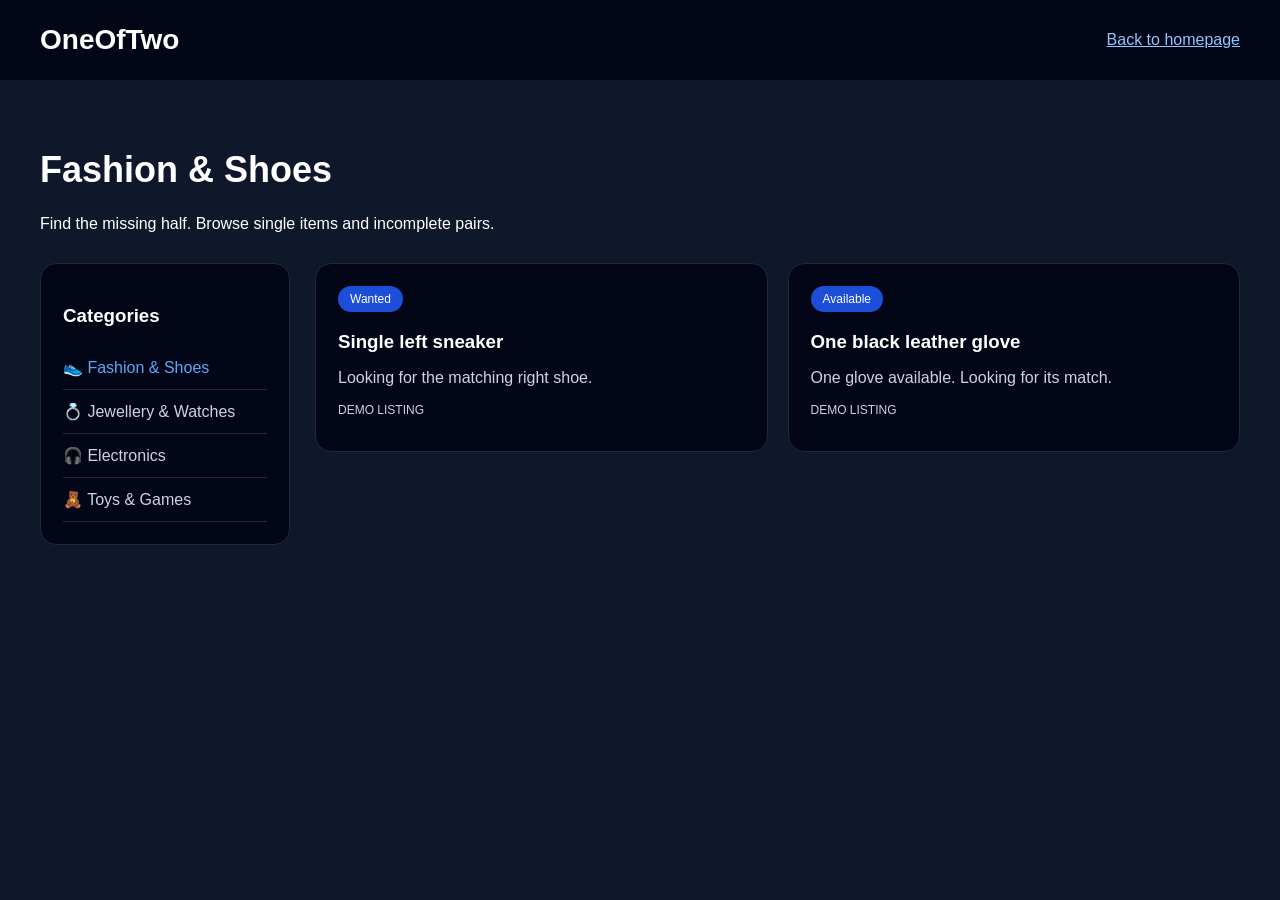
<file: Listings.html>
<!DOCTYPE html>

<html lang="en">

<head>

  <meta charset="UTF-8">

  <meta name="viewport" content="width=device-width, initial-scale=1.0">

  <title>Categories - OneOfTwo</title>

  <style>

    * { box-sizing: border-box; }

    body {

      margin: 0;

      font-family: Arial, Helvetica, sans-serif;

      background: #0f172a;

      color: white;

    }

    header {

      background: #020617;

      padding: 24px 40px;

      display: flex;

      justify-content: space-between;

      align-items: center;

      flex-wrap: wrap;

      gap: 15px;

    }

    .logo {

      font-size: 28px;

      font-weight: bold;

      color: white;

      text-decoration: none;

    }

    a { color: #93c5fd; }

    .container {

      max-width: 1250px;

      margin: auto;

      padding: 45px 25px;

    }

    h1 { font-size: 36px; }

    .layout {

      display: grid;

      grid-template-columns: 250px 1fr;

      gap: 25px;

      margin-top: 30px;

    }

    .sidebar, .listing {

      background: #020617;

      border: 1px solid #1e293b;

      border-radius: 16px;

      padding: 22px;

    }

    .sidebar a {

      display: block;

      padding: 12px 0;

      text-decoration: none;

      color: #cbd5e1;

      border-bottom: 1px solid #1e293b;

    }

    .sidebar a:hover,

    .sidebar a.active {

      color: #60a5fa;

    }

    .items {

      display: grid;

      grid-template-columns: repeat(auto-fit, minmax(220px, 1fr));

      gap: 20px;

      align-content: start;

    }

    .listing h3 { margin-bottom: 10px; }

    .listing p { color: #cbd5e1; }

    .badge {

      display: inline-block;

      background: #1d4ed8;

      padding: 6px 12px;

      border-radius: 20px;

      font-size: 12px;

    }

    .demo {

      color: #fbbf24;

      font-size: 12px;

      margin-top: 15px;

    }

    @media (max-width: 750px) {

      header { padding: 20px; }

      .layout { grid-template-columns: 1fr; }

      .container { padding: 25px 18px; }

      h1 { font-size: 28px; }

    }

  </style>

</head>

<body>

  <header>

    <a class="logo" href="index.html">OneOfTwo</a>

    <a href="index.html">Back to homepage</a>

  </header>

  <main class="container">

    <h1 id="categoryTitle">Fashion & Shoes</h1>

    <p>Find the missing half. Browse single items and incomplete pairs.</p>

    <div class="layout">

      <aside class="sidebar">

        <h3>Categories</h3>

        <a href="listings.html?category=fashion">

          👟 Fashion & Shoes

        </a>

        <a href="listings.html?category=jewellery">

          💍 Jewellery & Watches

        </a>

        <a href="listings.html?category=electronics">

          🎧 Electronics

        </a>

        <a href="listings.html?category=toys">

          🧸 Toys & Games

        </a>

      </aside>

      <section class="items" id="itemsContainer">

      </section>

    </div>

  </main>

  <script>

    const categories = {

      fashion: "Fashion & Shoes",

      jewellery: "Jewellery & Watches",

      electronics: "Electronics",

      toys: "Toys & Games"

    };

    const demoListings = [

      {

        category: "fashion",

        title: "Single left sneaker",

        description: "Looking for the matching right shoe.",

        status: "Wanted"

      },

      {

        category: "fashion",

        title: "One black leather glove",

        description: "One glove available. Looking for its match.",

        status: "Available"

      }

    ];

    const params = new URLSearchParams(window.location.search);

    const requestedCategory = params.get("category") || "fashion";

    const category = categories[requestedCategory]

      ? requestedCategory

      : "fashion";

    document.getElementById("categoryTitle").textContent =

      categories[category];

    const container = document.getElementById("itemsContainer");

    document.querySelectorAll(".sidebar a").forEach(link => {

      if (link.getAttribute("href").endsWith("category=" + category)) {

        link.classList.add("active");

      }

    });

    const matchingItems = demoListings.filter(

      item => item.category === category

    );

    if (matchingItems.length === 0) {

      container.textContent =

        "No listings yet. New items will appear here soon.";

    } else {

      matchingItems.forEach(item => {

        const card = document.createElement("article");

        card.className = "listing";

        const badge = document.createElement("span");

        badge.className = "badge";

        badge.textContent = item.status;

        const title = document.createElement("h3");

        title.textContent = item.title;

        const description = document.createElement("p");

        description.textContent = item.description;

        const demo = document.createElement("p");

        demo.className = "demo";

        demo.textContent = "DEMO LISTING";

        card.append(badge, title, description, demo);

        container.appendChild(card);

      });

    }

  </script>

</body>

</html>
</file>
